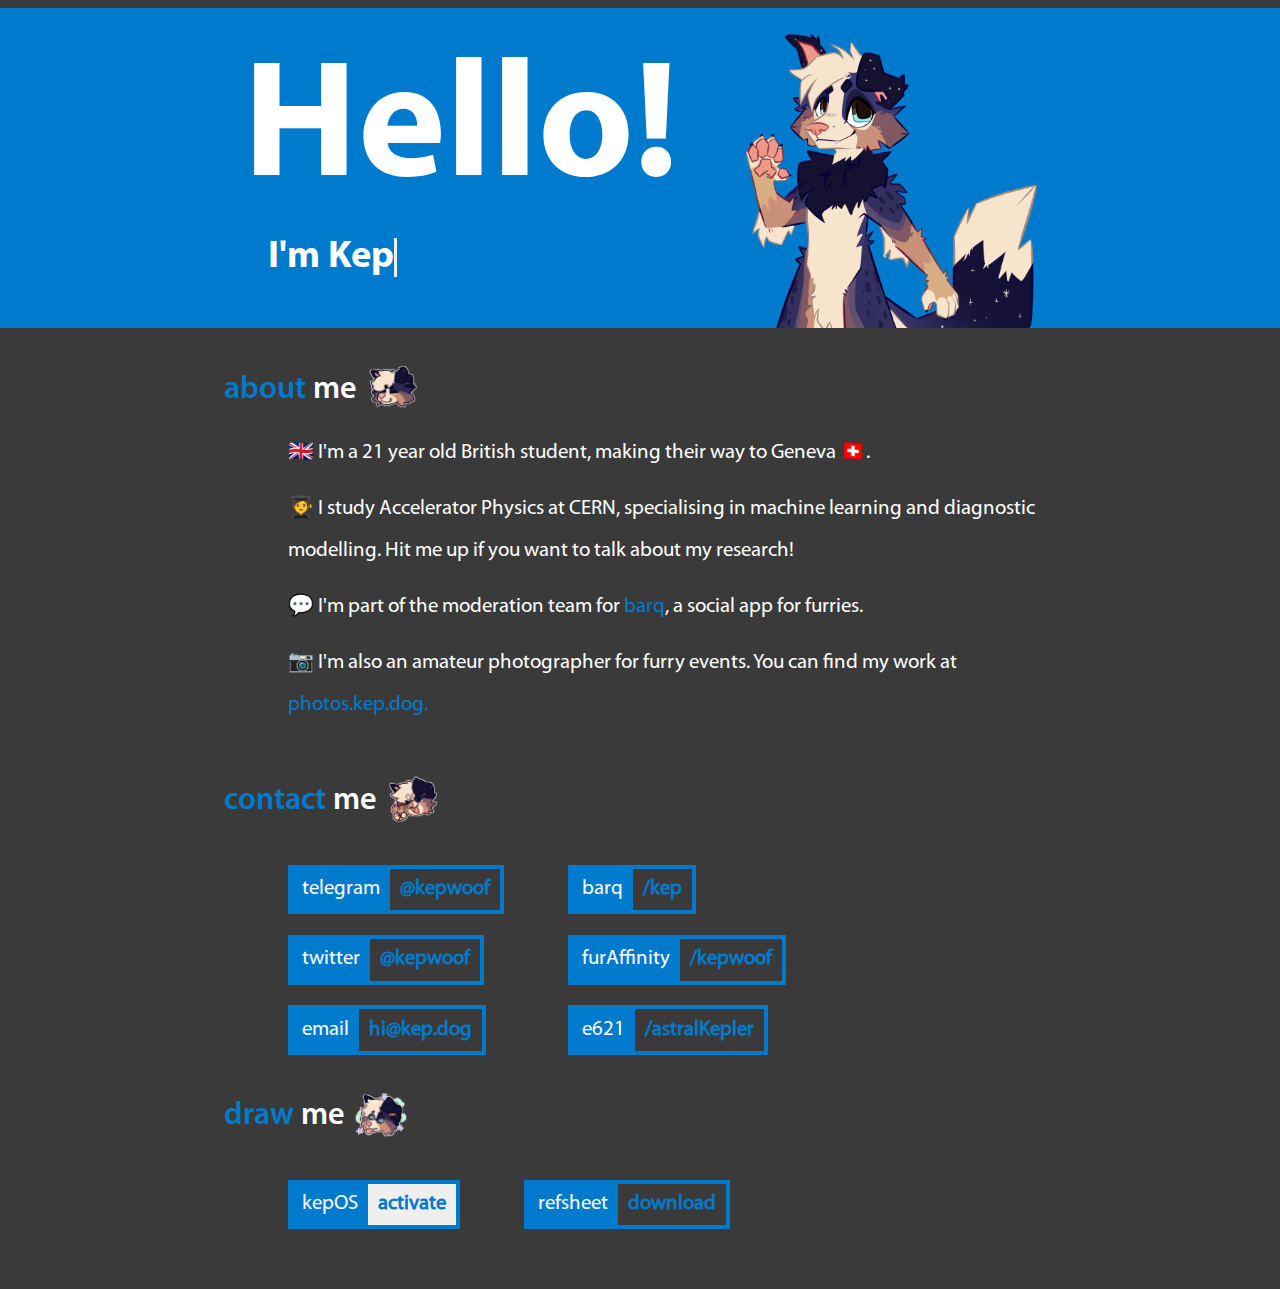
<file: index.html>
<!DOCTYPE html>
<html>
<head>  
    <link rel="stylesheet" type="text/css" href="style.css">
    <meta charset="utf-8">
    <meta name="viewport" content="width=device-width">
    <title>kepler!</title>
    <link rel="preconnect" href="https://fonts.googleapis.com"> 
    <link rel="preconnect" href="https://fonts.gstatic.com" crossorigin> 
    <link href="https://fonts.googleapis.com/css2?family=Syne+Mono&display=swap" rel="stylesheet">
    <link rel="icon" type="image/x-icon" href="mini1.png">
    <script src="script.js"></script>
    
</head>
<body>
    
    <div id="site">
        
        <div class="section" id="hero">
            <!--
            <style>#forkongithub a{background:#3a3a3a;color:#fff;text-decoration:none;font-family:arial,sans-serif;text-align:center;font-weight:bold;padding:5px 40px;font-size:1rem;line-height:2rem;position:relative;transition:0.5s;}#forkongithub a:hover{background:rgb(0,122,204);color:#fff;}#forkongithub a::before,#forkongithub a::after{content:"";width:100%;display:block;position:absolute;top:1px;left:0;height:1px;background:#fff;}#forkongithub a::after{bottom:1px;top:auto;}@media screen and (min-width:380px){#forkongithub{position:absolute;display:block;top:0;left:0;width:200px;overflow:hidden;height:200px;z-index:9999;}#forkongithub a{width:200px;position:absolute;top:60px;left:-60px;transform:rotate(-45deg);-webkit-transform:rotate(-45deg);-ms-transform:rotate(-45deg);-moz-transform:rotate(-45deg);-o-transform:rotate(-45deg);box-shadow:4px 4px 10px rgba(0,0,0,0.8);}}</style><span id="forkongithub"><a href="https://github.com/codepo8/css-fork-on-github-ribbon">Now At Anthrocon '22!</a></span>
            -->
            <div id="hello">
                <h1>Hello!</h1>
                <h2>I'm <span
                    class="txt-rotate"
                    data-period="2000"
                    data-rotate='["Kepler.", "a dog.", "small.", "a physicist.", "a data scientist", "studying in London.", "moving to Geneva.", "a photographer.", "gay.", "non-binary.", "in your computer."]'></span></h2>
            </div>
            <img id="heroimg" src="front.png" alt="">
        </div>
        
        <div class="section" id="aboutme">
            <div class="l">
                <h4>about <span class='white'>me</span></h4>
                <img class="miniicon" src='mini1.png'>
            </div>
            <div class="r">
                <p class="desc">
                    🇬🇧  I'm a 21 year old British student, making their way to Geneva 🇨🇭.
                </p>
                <p class="desc">
                    🧑‍🎓  I study Accelerator Physics at CERN, specialising in machine learning and diagnostic modelling. Hit me up if you want to talk about my research! <br/>
                </p>
                <p class="desc">    
                    💬  I'm part of the moderation team for <a class="link" href="https://barq.social">barq</a>, a social app for furries.</br>
                </p>
                <p class="desc">
                    📷  I'm also an amateur photographer for furry events. You can find my work at <a class='link' href='https://photos.kep.dog'>photos.kep.dog.</a>
                </p>
            </div>
        </div>

        <div class="section" id="aboutme">
            <div class="l">
                <h4>contact <span class='white'>me</span></h4>
                <img class="miniicon" src='mini2.png'>
            </div>
            <div class="r">
                <div class="socialcol">
                    <a href="https://t.me/kepwoof" style="text-decoration: none;">
                        <div class="social" style="text-decoration: none;">
                            <span class="socialname">telegram</span><span class="socialaddr">@kepwoof</span>
                        </div>
                    </a>

                    <a href="https://twitter.com/kepwoof" style="text-decoration: none;">
                        <div class="social" style="text-decoration: none;">
                            <span class="socialname">twitter</span><span class="socialaddr">@kepwoof</span>
                        </div>
                    </a>

                    <a href="mailto:hi@kep.dog" style="text-decoration: none;">
                        <div class="social" style="text-decoration: none;">
                            <span class="socialname">email</span><span class="socialaddr">hi@kep.dog</span>
                        </div>
                    </a>

                </div>
                <div class="socialcol">
                    <a href="https://barq.social/p/kep" style="text-decoration: none;">
                        <div class="social" style="text-decoration: none;">
                            <span class="socialname">barq</span><span class="socialaddr">/kep</span>
                        </div>
                    </a>
                    <a href="https://www.furaffinity.net/user/kepwoof/" style="text-decoration: none;">
                        <div class="social" style="text-decoration: none;">
                            <span class="socialname">furAffinity</span><span class="socialaddr">/kepwoof</span>
                        </div>
                    </a>

                    <a href="https://e621.net/users/405768" style="text-decoration: none;">
                        <div class="social" style="text-decoration: none;">
                            <span class="socialname">e621</span><span class="socialaddr">/astralKepler</span>
                        </div>
                    </a>
                    
                </div>
            </div>
        </div>

        <div class="section" id="aboutme" style="padding-bottom: 4vw">
            <div class="l">
                <h4>draw <span class='white'>me</span></h4>
                <img class="miniicon" src='mini3.png'>
            </div>
            <div class="r">
                <div class="socialcol">
                    <button class="social" id="activate" onclick="location.href='/os.html'" type="button"> 
                        <span class="socialname">kepOS</span><span class="socialaddr">activate</span>
                    </button>
                </div>
                <div class="socialcol">
                    <a href="keplermain.png" download="keplermain.png" style="text-decoration: none;">
                        <div class="social" style="text-decoration: none;">
                            <span class="socialname">refsheet</span><span class="socialaddr">download</span>
                        </div>
                    </a>
                </div>
            </div>
        </div>
    

    </div>

    

</body>
</html>
</file>
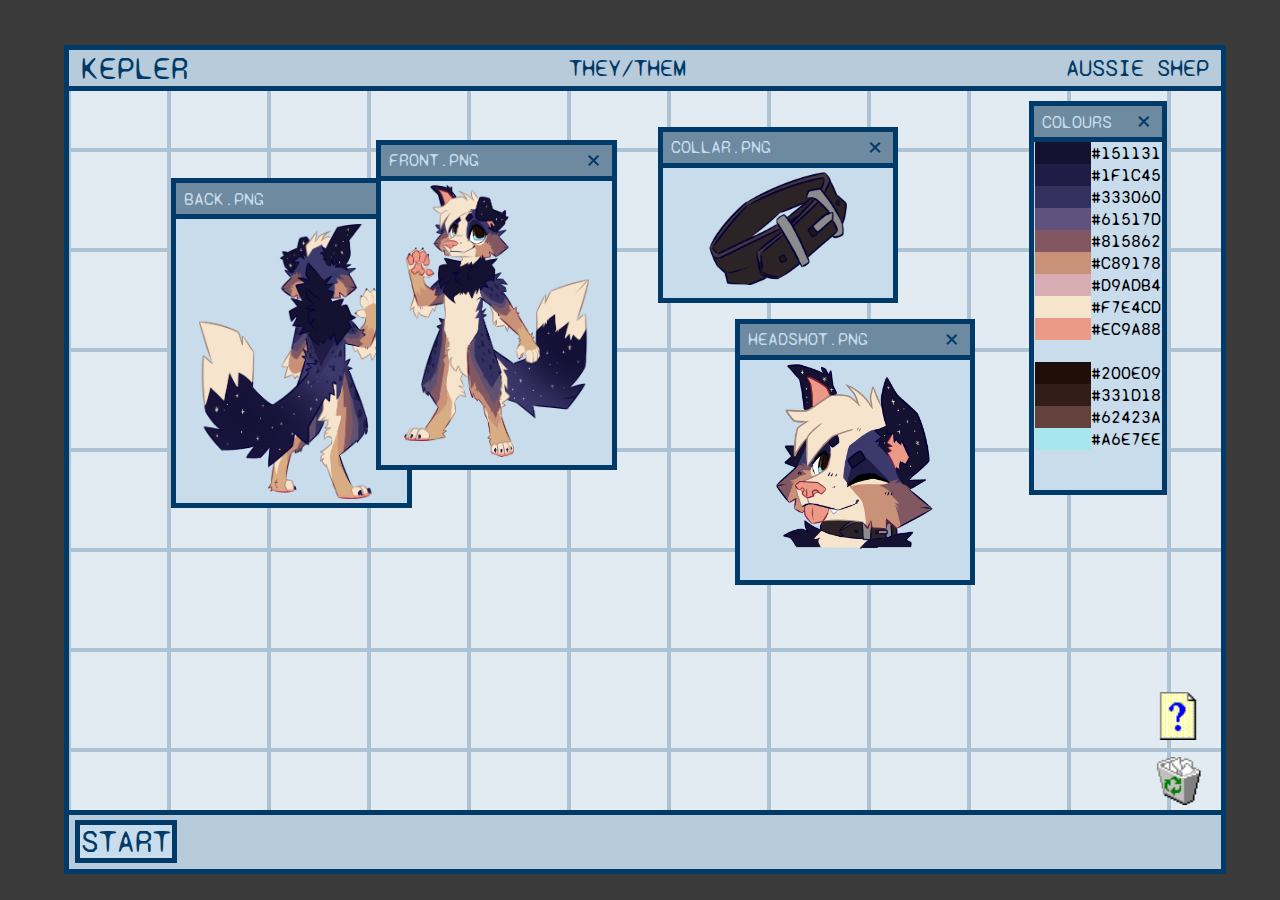
<file: os.html>
<!DOCTYPE html>
<html>
<head>  
    <link rel="stylesheet" type="text/css" href="style.css">
    <meta charset="utf-8">
    <meta name="viewport" content="width=device-width">
    <title>kepOS</title>
    <link rel="preconnect" href="https://fonts.googleapis.com"> 
    <link rel="preconnect" href="https://fonts.gstatic.com" crossorigin> 
    <link href="https://fonts.googleapis.com/css2?family=Syne+Mono&display=swap" rel="stylesheet">
    <script src="script.js"></script>
    
</head>
<body>


    <div id="kepos">
        <span id='topbar'>
            <div class="topbarname">KEPLER</div>
            <div class="topbarinfo">THEY/THEM</div>
            <div class="topbarinfo">AUSSIE SHEP</div>
        </span>

        <span id='bottombar'>
            <span class="zooped">
                <a href="#startwindow" style="text-decoration: none">
                    <span class="start">START</span>
                </a>
            </span>
        </span>

        <div id='container'>

            <div class="window" id="head" onmousedown='mydragg.startMoving(this,"container",event);' onmouseup='mydragg.stopMoving("container");'>
                <div class="toolbar"><span class="title" style="text-decoration: none">HEADSHOT.PNG</span><a style="text-decoration: none;" href="#container"><span class="close">⨯</span></a></div>
                <div class="content">
                    <img class="headimg" src="head.png" alt="">
                </div>
            </div>

            <div class="window" id="back" onmousedown='mydragg.startMoving(this,"container",event);' onmouseup='mydragg.stopMoving("container");'>
                <div class="toolbar"><span class="title">BACK.PNG</span><span class="close">⨯</span></div>
                <div class="content">
                    <img class="refimg" src="back.png" alt="">
                </div>
            </div>

            <div class="window" id="front" onmousedown='mydragg.startMoving(this,"container",event);' onmouseup='mydragg.stopMoving("container");'>
                <div class="toolbar"><span class="title">FRONT.PNG</span><span class="close">⨯</span></div>
                <div class="content">
                    <img class="refimg" src="front.png" alt="">
                </div>
            </div>

            <div class="window" id="collar" onmousedown='mydragg.startMoving(this,"container",event);' onmouseup='mydragg.stopMoving("container");'>
                <div class="toolbar"><span class="title">COLLAR.PNG</span><span class="close">⨯</span></div>
                <div class="content">
                    <img class="refimg" src="collar.png" alt="" style="width: 60%">
                </div>
            </div>

            <div class="window" id="colours" onmousedown='mydragg.startMoving(this,"container",event);' onmouseup='mydragg.stopMoving("container");'>
                <div class="toolbar"><span class="title">COLOURS</span><span class="close">⨯</span></div>
                    <div class="colourlist">
                        <div class="clr" id="c1">xx </div> #151131</br>
                        <div class="clr" id="c2">xx </div> #1F1C45</br>
                        <div class="clr" id="c3">xx </div> #333060</br>
                        <div class="clr" id="c4">xx </div> #61517D</br>
                        <div class="clr" id="c5">xx </div> #815862</br>
                        <div class="clr" id="c6">xx </div> #C89178</br>
                        <div class="clr" id="c7">xx </div> #D9ADB4</br>
                        <div class="clr" id="c8">xx </div> #F7E4CD</br>
                        <div class="clr" id="c9">xx </div> #EC9A88</br></br>
                        <div class="clr" id="c10">xx </div> #200E09</br>
                        <div class="clr" id="c11">xx </div> #331D18</br>
                        <div class="clr" id="c12">xx </div> #62423A</br>
                        <div class="clr" id="c13">xx </div> #A6E7EE</br>
                    </div>
            </div>

            <div class="window" id="infobox" onmousedown='mydragg.startMoving(this,"container",event);' onmouseup='mydragg.stopMoving("container");'>
                <div class="toolbar"><span class="title">INFO</span><a style="text-decoration: none;" href="#container"><span class="close">⨯</span></a></div>
                <div class="content">
                    <p>
                        art by <a href="https://twitter.com/honeymoss_">@honeymoss_</a> on twitter
                    </p>
                    <p>
                        character by <a href="https://twitter.com/cryptten">@cryptten</a> on twitter
                    </p>
                    <p>
                        website by me 
                    </p>
                    <p>
                        click the image below to open/download the full reference sheet 
                    </p>
                    <p>
                        <a href="keplermain.png" download>
                            <img class="refdownload" src="keplermain.png" alt="" style="width: 40%">
                        </a>
                    
                </div>
            </div>

            <div class="window" id="nsfw" onmousedown='mydragg.startMoving(this,"container",event);' onmouseup='mydragg.stopMoving("container");'>
                <div class="toolbar"><span class="title">NSFW</span><a style="text-decoration: none;" href="#container"><span class="close">⨯</span></a></div>
                <div class="content">
                    <p>
                        links to NSFW reference sheets on furAffinity
                    </p>
                    <p class="nsfwrefs">
                        <a href="https://www.furaffinity.net/view/46474968/" style="padding-right: 5%"><img class="iconimg" src="link.png" alt="" style="display: linline"></a> masculine reference sheet
                    </p>
                    <p class="nsfwrefs">
                        <a href="https://www.furaffinity.net/view/46474990/" style="padding-right: 5%"><img class="iconimg" src="link.png" alt="" style="display: linline; padding-right: 5%"></a> feminine reference sheet
                    </p>
                    
                </div>
            </div>

            <div class="window" id="warning" onmousedown='mydragg.startMoving(this,"container",event);' onmouseup='mydragg.stopMoving("container");'>
                <div class="toolbar"><span class="title">WARNING</span><a style="text-decoration: none;" href="#container"><span class="close">⨯</span></a></div>
                <div class="content">
                    <p>
                        <img src="warning.png" alt=""> WARNING!
                    </p>
                    <p>
                        this will open the NSFW version of the reference sheet. this is not suitable for those under the age of 18.
                    </p>
                    <p>
                        do you wish to proceed? <a style="text-decoration: none;" href="#nsfw" class="choice" id="yes">yes</a> <a style="text-decoration: none;" href="#content" class="choice" id="no">no</a>
                    </p>
                    
                </div>
            </div>

            <div class="window" id="startwindow">
                <div class="toolbar"><span class="title">START</span><a style="text-decoration: none;" href="#container"><span class="close">⨯</span></a></div>
                    <div class="startmenu">
                        <a href="https://photos.kep.dog" class="startitem">
                            <img src="camera.png" class="iconimg" style="padding-right: 10%"><p>photography</p>
                        </a>
                        <a href="https://twitter.com/kepwoof" class="startitem">
                            <img src="web.png" class="iconimg" style="padding-right: 10%;"><p>twitter</p>
                        </a>
                        <a href="https://twitter.com/after_darker_" class="startitem">
                            <img src="web-lock.png" class="iconimg" style="padding-right: 10%"><p>twitter AD</p>
                        </a>
                        <a href="https://t.me/kepwoof" class="startitem">
                            <img src="phone.png" class="iconimg" style="padding-right: 10%"><p>telegram</p>
                        </a>
                        <a href="https://www.furaffinity.net/user/kepwoof/" class="startitem">
                            <img src="art.png" class="iconimg" style="padding-right: 10%"><p>furAffinity</p>
                        </a>
                        <a href="https://kep.dog" class="startitem">
                            <img src="shutdown.png" class="iconimg" style="padding-right: 10%"><p>Power Off</p>
                        </a>
                    </div>
                    
                
            </div>


            <div class="icon" id="trash">
                <a href="#warning">
                    <img class="iconimg" src="trash.png" style="width: 150%" alt="">
                </a>
            </div>
        </br>
            <div class="icon" id="info">
                <a href="#infobox">
                    <img class="iconimg" src="info.png" style="width: 150%" alt="">
                </a>
            </div>
            
        </div>

    </div>

</body>
</html>
</file>
<file: style.css>
html {background-color: #3a3a3a}

/* #### Generated By: http://www.cufonfonts.com #### */

@font-face {
  font-family: 'Myriad Pro Regular';
  font-style: normal;
  font-weight: normal;
  src: local('Myriad Pro Regular'), url('MYRIADPRO-REGULAR.woff') format('woff');
  }
  

  @font-face {
  font-family: 'Myriad Pro Condensed';
  font-style: normal;
  font-weight: normal;
  src: local('Myriad Pro Condensed'), url('MYRIADPRO-COND.woff') format('woff');
  }
  

  @font-face {
  font-family: 'Myriad Pro Condensed Italic';
  font-style: normal;
  font-weight: normal;
  src: local('Myriad Pro Condensed Italic'), url('MYRIADPRO-CONDIT.woff') format('woff');
  }
  

  @font-face {
  font-family: 'Myriad Pro Light';
  font-style: normal;
  font-weight: normal;
  src: local('Myriad Pro Light'), url('MyriadPro-Light.woff') format('woff');
  }
  

  @font-face {
  font-family: 'Myriad Pro Semibold';
  font-style: normal;
  font-weight: normal;
  src: local('Myriad Pro Semibold'), url('MYRIADPRO-SEMIBOLD.woff') format('woff');
  }
  

  @font-face {
  font-family: 'Myriad Pro Semibold Italic';
  font-style: normal;
  font-weight: normal;
  src: local('Myriad Pro Semibold Italic'), url('MYRIADPRO-SEMIBOLDIT.woff') format('woff');
  }
  

  @font-face {
  font-family: 'Myriad Pro Bold Condensed';
  font-style: normal;
  font-weight: normal;
  src: local('Myriad Pro Bold Condensed'), url('MYRIADPRO-BOLDCOND.woff') format('woff');
  }
  

  @font-face {
  font-family: 'Myriad Pro Bold';
  font-style: normal;
  font-weight: normal;
  src: local('Myriad Pro Bold'), url('MYRIADPRO-BOLD.woff') format('woff');
  }
  

  @font-face {
  font-family: 'Myriad Pro Bold Italic';
  font-style: normal;
  font-weight: normal;
  src: local('Myriad Pro Bold Italic'), url('MYRIADPRO-BOLDIT.woff') format('woff');
  }
  

  @font-face {
  font-family: 'Myriad Pro Bold Condensed Italic';
  font-style: normal;
  font-weight: normal;
  src: local('Myriad Pro Bold Condensed Italic'), url('MYRIADPRO-BOLDCONDIT.woff') format('woff');
  }

#site {
  display: flex;
  flex-direction: column;
  justify-content: center;
  align-items: center;
  font-family: 'Myriad Pro';
  font-weight:normal;
}

.section {
  display: flex;
  flex-direction: row;

  justify-content: center;
}

#hero {
  flex-wrap: wrap;
  background-color: rgb(0,122,204);
  height: 25vw;
  width: 100vw;
}

h1 {
  font-family: 'Myriad Pro Bold';
  font-weight:normal;
  font-weight: 900;
  color: white;
  font-size: 13vw;
  margin-top: 0;
  margin-bottom: 0;
  padding-top: 2vw;
  padding-bottom: 0;
}

h2 {
  font-family: 'Myriad Pro Bold';
  font-weight:normal;
  font-weight: 500;
  color: white;
  font-size: 3vw;
  margin-top: 0em;
  padding-top: 0;
  padding-left: 2vw;
  
}

#heroimg {
  width: 23vw;
  padding-top: 2vw;
  padding-left: 5vw;
  
}

#aboutme {
  background-color: #3a3a3a;
  flex-direction: column;
  justify-content: flex-start;
  align-items: flex-start;
  flex-wrap: none;
  width: 65vw;
}
.l {
  display: flex;
  flex-direction: row;
}
.r {
  display: flex;
  flex-direction: row;
  width: 65vw;
  flex-wrap: wrap;
  margin-top: 1em;
}
.socialrcol {
  display: flex;
  flex-direction: column;
  justify-content: flex-start;
  align-items: space-between;

  max-width: 5vw;
  min-width: 5vw;
  width: 5vw;
}
h4 {
  font-family: 'Myriad Pro Semibold';
  font-weight:normal;
  font-weight: 500;
  color: rgb(0,122,204);
  font-size: 2em;
  margin-bottom: 0;
}
.miniicon {
  height: 3.5em;
  align-self: center;
  justify-self: center;
  padding-top: 2em;
  padding-left: 0.5em;
}
.white {
  color: white;
}
.desc {
  font-family: 'Myriad Pro Regular';
  font-weight:normal;
  font-weight: 100;
  color: white;
  font-size: 1.3em;
  padding-left: 5vw;
  line-height: 2em;
  margin-bottom: 0.7em;
  margin-top: 0em;
}
.link {
  text-decoration: none;
  color: rgb(0,122,204);
}
.social {
  font-family: 'Myriad Pro Regular';
  font-weight:normal;
  font-weight: 100;
  font-size: 1.3em;
  margin-bottom: 0;
  margin-left: 5vw;
  margin-top: 1em;
  line-height: 2em;
  width: min-content;
  padding: 0;
  border: rgb(0,122,204) solid 4px;
}

.socialname {
  color: white;
  padding-left: 10px;
  padding-right: 10px;
  padding-top: 0.6em;
  padding-bottom: 0.6em;
  background-color: rgb(0,122,204);
}

.socialaddr {
  color: rgb(0,122,204);
  padding-left: 10px;
  padding-right: 10px;
  padding-top: 0.6em;
  padding-bottom: 0.6em;
  font-weight:bold;
  font-weight: 600;
}

.topic {
  background-color: grey;
  padding: 0.3em;
  border-radius: 0.3em;
  margin-inline-end: 1em;
}

#activate .socialaddr {
  -webkit-transition: all 0.2s linear;
  -moz-transition: all 0.2s linear;
  -o-transition: all 0.2s linear;
  transition: all 0.2s linear;
}
#activate .socialaddr:hover {
  background-color: rgb(0,122,204);
  color: white;
}





.refdownload:hover {
    filter: brightness(1.2);
    filter: invert(0.1)
}

#container {
    position: absolute;
    background-color:#E2EBF2;
    background-image: 
    linear-gradient(#ADC3D4 4px, transparent 2px),
    linear-gradient(90deg, #ADC3D4 4px, transparent 2px);
    background-size: 100px 100px, 100px 100px, 20px 20px, 20px 20px;
    background-position:-2px -2px, -2px -2px, -1px -1px, -1px -1px;
    border: 5px solid #003A68;
    width: 90%;
    height: 90%;
    top:5%;
    left:5%;
  }

  #startwindow {
    visibility: hidden;
    height: 45% !important;
    bottom: 6%;
    left: 0%;
  }
  .startmenu{
    display: flex;
    align-items: flex-start;
    flex-direction: column;
  }
  .startitem{
    padding-left: 5%;
    min-width: 95%;
    display: flex;
    justify-content: flex-start;
    align-items: center;
    flex-direction: row;
    text-decoration: none;
    color: black;
  }
  #startwindow:target {
    visibility: visible;
    z-index: 500;
  }
  .startitem:hover {
    background-color: #a5b5c2
  }

#bottombar {
    position: absolute;
    background-color: #B7CBDA;
    width: 90%;
    height: 6%;
    top: 90%;
    left:5%;
    border: 5px solid #003A68;
    z-index: 1000;
  }

#topbar {
    display: flex;
    justify-content: space-between;
    align-content: center;
    align-items: center;
    flex-direction: row;
    font-family: 'Syne Mono', monospace;
    position: absolute;
    background-color: #B7CBDA;
    width: 90%;
    height: 4%;
    top: 5%;
    left:5%;
    border: 5px solid #003A68;
    z-index: 1000;
  }
.topbarname {
    font-size: xx-large;
    color: #003A68;
    padding-left: 1%;
    padding-right: 1%;
}

.topbarinfo {
  font-size: x-large;
  color: #003A68;
  padding-left: 1%;
  padding-right: 1%;
}

  p {
    font-family: 'Syne Mono', monospace;
  }
  .zooped {
    display: flex;
    justify-content: center;
    align-content: center;
    flex-direction: column;
    font-family: 'Syne Mono', monospace;
    position: absolute;
    background-color: #C8DCEC;
    border: 5px solid #003A68;
    text-align: center;
    height: 60%;
    top: 10%;
    width: 8%;
    left: 0.5%;
  }
  .start {
    position: relative;
    font-size: xx-large;
    color: #003A68;
  }
  .start:hover {
    position: relative;
    font-size: xx-large;
    color: #003A68;
    background-color: #a5b5c2;
  }
  #front {
    top: 7vw;
    left: 24vw;
    height: 25vw;
    z-index: 3;
  }
  #back {
    top: 10vw;
    left: 8vw;
    height: 25vw;
    z-index: 2;
  }
  #head {
    height: 20vw;
    top: 21vw;
    left: 52vw;
    z-index: 1;
  }
  #collar {
    height: 13vw;
    top: 6vw;
    left: 46vw;
    z-index: 1;
  }
  #colours {
    height: 30vw;
    width: 10vw;
    top: 4vw;
    left: 75vw;
    z-index: 1;
  }
.content {
    display: flex;
    justify-content: center;
    align-content: center;
    align-items: center;
    flex-direction: column;
}
.colourlist {
  font-family: 'Syne Mono', monospace;
  font-size: large;
  display: inline;
}

.clr {
  display: inline;
  padding-left: 20%;
  min-width: 40%;
}

#c1 {
  color: #151131;
  background-color: #151131;
}
#c2 {
  color: #1F1C45;
  background-color: #1F1C45;
}
#c3 {
  color: #333060;
  background-color: #333060;
}
#c4 {
  color: #61517D;
  background-color: #61517D;
}
#c5 {
  color: #815862;
  background-color: #815862;
}
#c6 {
  color: #C89178;
  background-color: #C89178;
}
#c7 {
  color: #D9ADB4;
  background-color: #D9ADB4;
}
#c8 {
  color: #F7E4CD;
  background-color: #F7E4CD;
}
#c9 {
  color: #EC9A88;
  background-color: #EC9A88;
}
#c10 {
  color: #200E09;
  background-color: #200E09;
}
#c11 {
  color: #331D18;
  background-color: #331D18;
}
#c12 {
  color: #62423A;
  background-color: #62423A;
}
#c13 {
  color: #A6E7EE;
  background-color: #A6E7EE;
}

  #infobox {
    top: 25%;
    left: 25%;
    width: 50%;
    height: 50%;
    display: none;
  }
  #infobox:target {
    display: block;
    z-index: 200;
  }
  #warning {
    top: 40%;
    left: 35%;
    height: 25%;
    width: 30%;
    display:none;
  }
  #warning:target {
    display: block;
    z-index: 200;
  }
  #nsfw {
    top: 25%;
    left: 25%;
    width: 50%;
    height: 50%;
    display: none;
  }
  #nsfw:target {
    display: block;
    z-index: 200;
  }
  .choice {
    font-family: 'Syne Mono', monospace;
    position: relative;
    display: inline;
    color: black;
    border: 2px outset rgb(182,192,193);
    padding-left: 20px;
    padding-right: 20px;
    padding-top: 5px;
    padding-bottom: 5px;
    margin: 10px;
  }

  .window {
    position: absolute;
    z-index: 9;
    background-color: #C8DCEC;
    border: 5px solid #003A68;
    text-align: center;
    width : 20%;
    height: 50%;
    -webkit-user-select: none;
    -moz-user-select: none;
    -o-user-select: none;
    -ms-user-select: none;
    -khtml-user-select: none;
    user-select: none;
  }

  #info {
    position: absolute;
    bottom: 10%;
    right: 0;
    margin: 3%;
  }

  .iconimg:hover {
    filter: brightness(1.2);
    filter: invert(0.2)
  }

  #trash {
    position: absolute;
    bottom: 2%;
    right: 0;
    padding: 3%;
  }

  .refimg {
    position: relative;
    width: 80%;
    padding: 2%
  }

  .headimg {
    position: relative;
    width: 68%;
    padding: 2%
  }
  
  .toolbar {
    display: flex;
    justify-content: space-between;
    align-content: left;
    align-items: center;
    flex-direction: row;
    font-size: large;
    padding: 1px;
    cursor: move;
    z-index: 10;
    border-bottom: 5px solid #003A68;
    background-color: #6D8AA0;
    color: #c6d9e9;
    font-family: 'Syne Mono', monospace;
  }
  .title {
    padding-left: 7px;
  }

  .close {
    padding-right: 10px;
    font-size: x-large;
    color: #003A68;
  }

  .nsfwrefs {
    display: flex;
    justify-content: space-between;
    align-content: center;
    align-items: center;
    flex-direction: row;
  }
</file>
